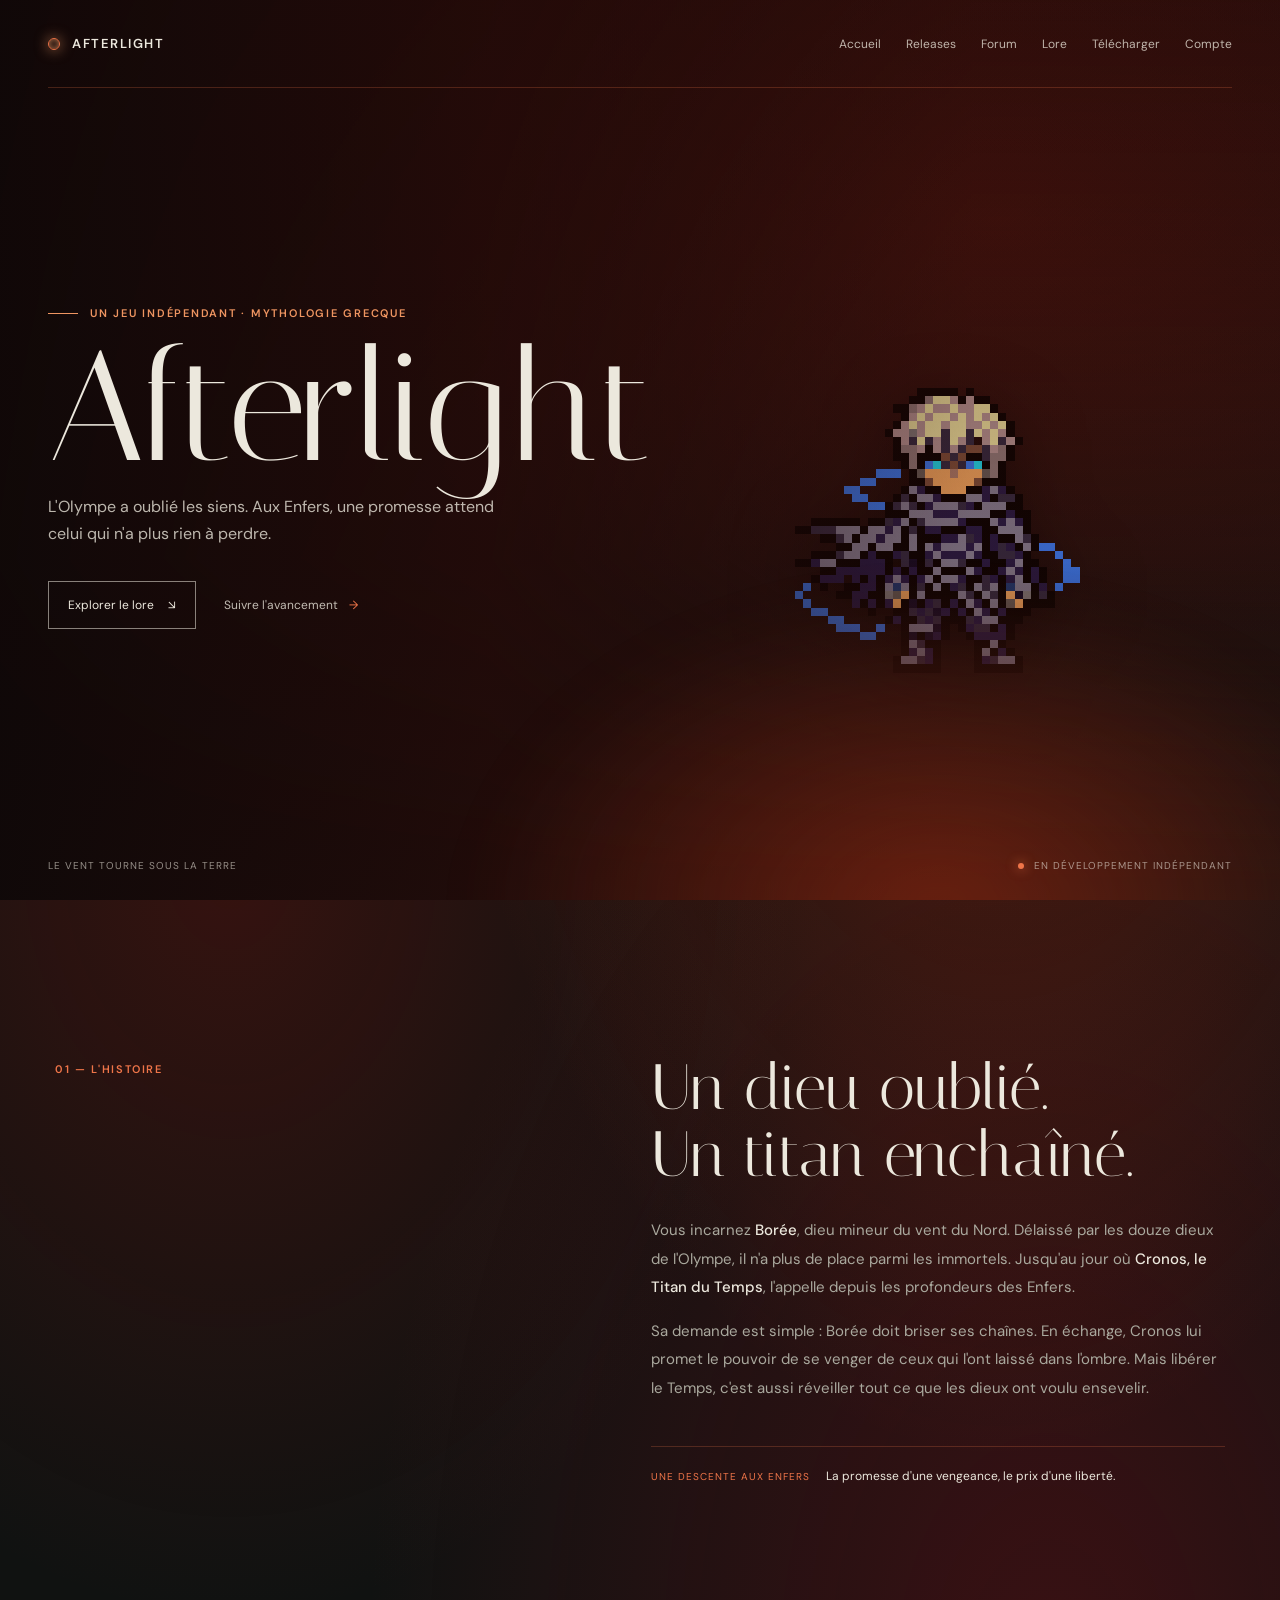
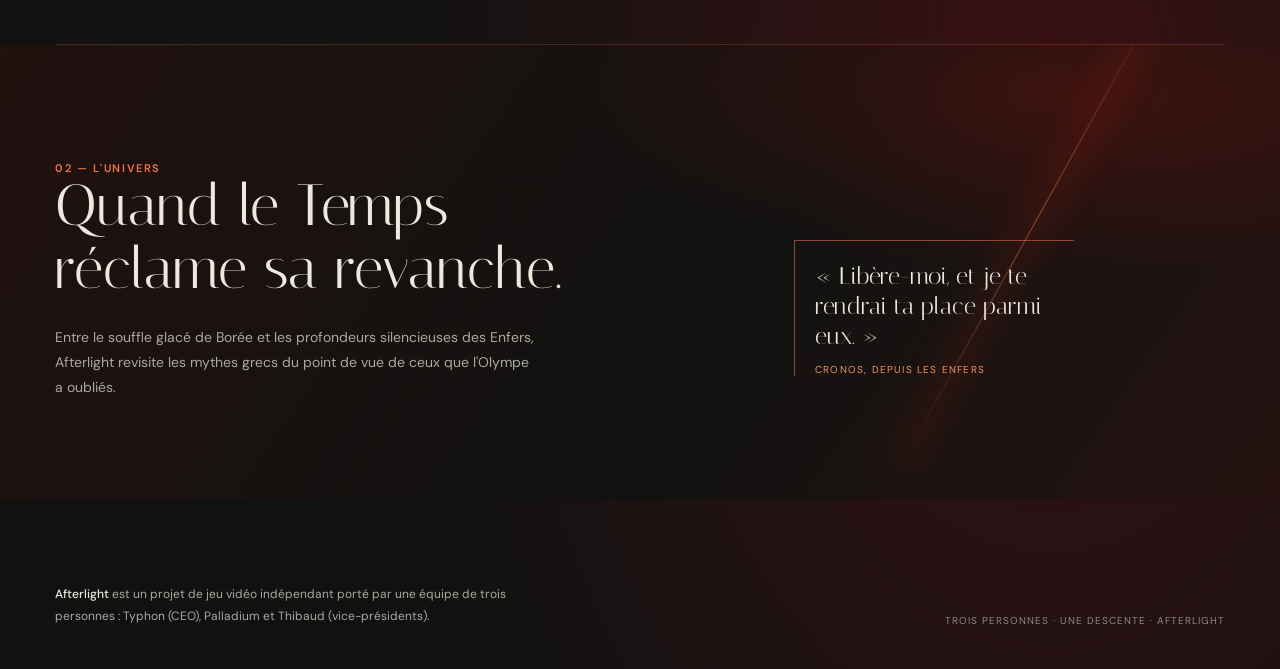
<file: index.html>
<!doctype html>
<html lang="fr">
<head>
	<meta charset="utf-8">
	<meta name="viewport" content="width=device-width, initial-scale=1">
	<meta name="theme-color" content="#101211">
	<meta name="description" content="Afterlight, un jeu indépendant où Borée, dieu mineur des vents du Nord, descend aux Enfers pour libérer Cronos.">
	<title>Afterlight — Au-delà des dieux</title>
	<link rel="preconnect" href="https://fonts.googleapis.com">
	<link rel="preconnect" href="https://fonts.gstatic.com" crossorigin>
	<link href="https://fonts.googleapis.com/css2?family=DM+Sans:wght@400;500;600;700&family=Italiana&display=swap" rel="stylesheet">
	<style>
		:root {
			color-scheme: dark;
			--ink: #101211;
			--paper: #ece8dd;
			--muted: #aaa99e;
			--copper: #ef7549;
			--ice: #ef9561;
			--line: rgba(239, 117, 73, .24);
			font-family: "DM Sans", sans-serif;
			font-synthesis: none;
			text-rendering: optimizeLegibility;
		}

		*, *::before, *::after { box-sizing: border-box; }
		html { scroll-behavior: smooth; background: var(--ink); }
		body { margin: 0; color: var(--paper); background: radial-gradient(ellipse at 78% 12%, rgba(220, 55, 13, .36), transparent 42%), radial-gradient(ellipse at 18% 38%, rgba(185, 20, 9, .22), transparent 38%), radial-gradient(ellipse at 82% 74%, rgba(145, 13, 24, .32), transparent 46%), var(--ink); }
		a { color: inherit; }
		a:focus-visible { outline: 2px solid var(--ice); outline-offset: 5px; }
		.skip-link { position: absolute; z-index: 10; top: 12px; left: 12px; padding: 12px 16px; color: var(--ink); background: var(--paper); transform: translateY(-160%); }
		.skip-link:focus { transform: translateY(0); }

		.hero {
			position: relative;
			isolation: isolate;
			display: flex;
			min-height: 730px;
			height: min(940px, 100svh);
			flex-direction: column;
			overflow: hidden;
			background: radial-gradient(ellipse at 78% 24%, rgba(168, 27, 13, .28), transparent 48%), #17100f;
		}

		.hero::before, .hero::after { position: absolute; z-index: -1; content: ""; inset: 0; pointer-events: none; }
		.hero::before {
			background: linear-gradient(90deg, rgba(16, 8, 8, .94) 0%, rgba(37, 10, 8, .76) 38%, rgba(70, 17, 10, .24) 76%), linear-gradient(0deg, #101211 0%, transparent 38%, rgba(35, 8, 7, .48) 100%);
		}
		.hero::after {
			inset: auto -12% -38% 35%;
			height: 74%;
			background: radial-gradient(ellipse, rgba(226, 55, 18, .4), transparent 67%);
			filter: blur(30px);
		}

		.hero-art {
			position: absolute;
			right: 3%;
			bottom: 0;
			z-index: -2;
			display: block;
			width: min(42vw, 520px);
			height: auto;
			object-fit: contain;
			object-position: center bottom;
			image-rendering: pixelated;
			image-rendering: crisp-edges;
			filter: drop-shadow(0 18px 32px rgba(0, 0, 0, .55)) brightness(1.12) saturate(1.18);
			animation: emerge 1.4s ease-out both;
		}

		.site-header {
			display: flex;
			align-items: center;
			justify-content: space-between;
			width: min(100% - 96px, 1440px);
			margin: 0 auto;
			padding: 35px 0;
			border-bottom: 1px solid var(--line);
			animation: rise-in .8s .1s both;
		}

		.wordmark { display: inline-flex; align-items: center; gap: 12px; text-decoration: none; font-size: 13px; font-weight: 600; letter-spacing: .12em; }
		.wordmark-mark { width: 12px; height: 12px; border: 1px solid var(--copper); border-radius: 50%; box-shadow: 0 0 14px rgba(212, 139, 92, .8), inset 0 0 6px rgba(212, 139, 92, .8); }
		.site-nav { display: flex; flex-wrap: wrap; gap: 14px 25px; align-items: center; }
		.site-nav a { color: rgba(236, 232, 221, .76); font-size: 12px; text-decoration: none; transition: color .2s ease; }
		.site-nav a:hover { color: var(--paper); }

		.hero-content {
			width: min(100% - 96px, 1440px);
			margin: auto;
			padding: 76px 0 88px;
			animation: rise-in .9s .25s both;
		}

		.eyebrow { display: flex; align-items: center; gap: 12px; margin: 0 0 23px; color: var(--ice); font-size: 11px; font-weight: 600; letter-spacing: .16em; text-transform: uppercase; }
		.eyebrow::before { width: 30px; height: 1px; background: currentColor; content: ""; }
		h1, h2, p { margin-top: 0; }
		h1 { max-width: 900px; margin-bottom: 20px; font-family: "Italiana", Georgia, serif; font-size: 156px; font-weight: 400; line-height: .83; letter-spacing: 0; }
		.hero-deck { max-width: 450px; margin-bottom: 34px; color: rgba(236, 232, 221, .78); font-size: 16px; line-height: 1.7; }
		.hero-actions { display: flex; align-items: center; gap: 28px; }
		.button-link { display: inline-flex; min-height: 48px; align-items: center; justify-content: center; gap: 14px; padding: 0 19px; border: 1px solid rgba(236, 232, 221, .54); color: var(--paper); font-size: 12px; text-decoration: none; transition: background .2s ease, color .2s ease, border-color .2s ease; }
		.button-link:hover { border-color: var(--paper); color: var(--ink); background: var(--paper); }
		.text-link { color: rgba(236, 232, 221, .8); font-size: 12px; text-decoration: none; }
		.text-link span { padding-left: 8px; color: var(--copper); }

		.hero-foot { display: flex; width: min(100% - 96px, 1440px); align-items: center; justify-content: space-between; margin: 0 auto; padding: 0 0 28px; color: rgba(236, 232, 221, .6); font-size: 10px; letter-spacing: .1em; text-transform: uppercase; }
		.hero-foot span:last-child { display: flex; align-items: center; gap: 10px; }
		.status-dot { width: 6px; height: 6px; border-radius: 50%; background: var(--copper); box-shadow: 0 0 12px var(--copper); }

		.intro {
			display: grid;
			grid-template-columns: 1fr 1.2fr;
			gap: 10%;
			width: min(100% - 96px, 1170px);
			margin: 0 auto;
			padding: 154px 0 160px;
			border-bottom: 1px solid var(--line);
		}

		.section-label { margin: 8px 0 0; color: var(--copper); font-size: 11px; font-weight: 600; letter-spacing: .15em; text-transform: uppercase; }
		.intro h2 { max-width: 700px; margin-bottom: 28px; font-family: "Italiana", Georgia, serif; font-size: 64px; font-weight: 400; line-height: 1.05; }
		.intro-copy { max-width: 660px; color: var(--muted); font-size: 15px; line-height: 1.9; }
		.intro-copy strong { color: var(--paper); font-weight: 500; }
		.story-beat { display: flex; gap: 16px; align-items: baseline; margin-top: 44px; padding-top: 21px; border-top: 1px solid var(--line); color: var(--paper); font-size: 12px; }
		.story-beat span { color: var(--copper); font-size: 10px; letter-spacing: .1em; }

		.world {
			position: relative;
			display: grid;
			grid-template-columns: minmax(0, 1fr) minmax(250px, .68fr);
			align-items: end;
			gap: 9%;
			min-height: 420px;
			overflow: hidden;
			padding: 108px max(48px, calc((100vw - 1170px) / 2)) 100px;
			background: radial-gradient(ellipse at 83% 10%, rgba(185, 20, 9, .24), transparent 32%), linear-gradient(125deg, #21110f, #111211 57%, #261311);
		}

		.world::after { position: absolute; top: -100px; right: 19%; width: 1px; height: 550px; background: linear-gradient(transparent, rgba(239, 117, 73, .55), transparent); box-shadow: 0 0 36px 8px rgba(220, 55, 18, .2); content: ""; transform: rotate(29deg); }
		.world h2 { max-width: 540px; margin-bottom: 24px; font-family: "Italiana", Georgia, serif; font-size: 58px; font-weight: 400; line-height: 1.08; }
		.world-copy { max-width: 485px; margin-bottom: 0; color: var(--muted); font-size: 14px; line-height: 1.8; }
		.world-note { position: relative; z-index: 1; max-width: 280px; padding: 20px 0 0 20px; border-top: 1px solid rgba(239, 117, 73, .55); border-left: 1px solid rgba(239, 117, 73, .55); color: var(--paper); font-family: "Italiana", Georgia, serif; font-size: 24px; line-height: 1.25; }
		.world-note span { display: block; margin-top: 13px; color: var(--ice); font-family: "DM Sans", sans-serif; font-size: 10px; letter-spacing: .12em; text-transform: uppercase; }

		.closing {
			display: flex;
			align-items: end;
			justify-content: space-between;
			gap: 32px;
			width: min(100% - 96px, 1170px);
			margin: 0 auto;
			padding: 84px 0 42px;
		}
		.closing p { max-width: 460px; margin: 0; color: var(--muted); font-size: 12px; line-height: 1.8; }
		.closing strong { color: var(--paper); font-weight: 500; }
		.closing-meta { flex-shrink: 0; color: rgba(236, 232, 221, .55); font-size: 10px; letter-spacing: .1em; text-transform: uppercase; }

		@keyframes rise-in { from { opacity: 0; transform: translateY(18px); } to { opacity: 1; transform: translateY(0); } }
		@keyframes emerge { from { opacity: 0; transform: scale(1.035); } to { opacity: 1; transform: scale(1); } }
		@media (prefers-reduced-motion: reduce) { *, *::before, *::after { scroll-behavior: auto !important; animation-duration: .01ms !important; animation-iteration-count: 1 !important; transition-duration: .01ms !important; } }

		@media (max-width: 760px) {
			.hero { min-height: 720px; height: 94svh; }
			.hero-art { right: -2%; bottom: 7%; width: min(62vw, 320px); }
			.hero::before { background: linear-gradient(90deg, rgba(9, 11, 10, .8), rgba(9, 11, 10, .27)), linear-gradient(0deg, #101211 0%, rgba(9, 11, 10, .3) 65%, rgba(9, 11, 10, .54)); }
			.site-header, .hero-content, .hero-foot { width: calc(100% - 44px); }
			.site-header { align-items: flex-start; flex-direction: column; gap: 18px; padding: 23px 0; }
			.site-nav { justify-content: flex-start; gap: 12px 17px; }
			.site-nav a { font-size: 11px; }
			.hero-content { padding: 66px 0 74px; }
			h1 { font-size: 94px; }
			.hero-deck { max-width: 400px; font-size: 15px; }
			.hero-foot { font-size: 9px; }
			.intro { grid-template-columns: 1fr; gap: 28px; width: calc(100% - 44px); padding: 92px 0 98px; }
			.section-label { margin: 0; }
			.intro h2 { font-size: 49px; }
			.intro-copy { font-size: 14px; }
			.world { grid-template-columns: 1fr; gap: 40px; min-height: 0; padding: 86px 22px; }
			.world h2 { font-size: 48px; }
			.world-note { margin-left: auto; }
			.closing { width: calc(100% - 44px); align-items: start; flex-direction: column; padding: 56px 0 30px; }
		}

		@media (max-width: 390px) {
			.site-nav { gap: 12px; }
			.wordmark { gap: 8px; font-size: 11px; }
			h1 { font-size: 78px; }
			.hero-actions { align-items: start; flex-direction: column; gap: 19px; }
			.hero-foot { align-items: start; flex-direction: column; gap: 12px; }
		}
	</style>
</head>
<body>
	<a class="skip-link" href="#contenu">Aller au contenu</a>
	<main id="contenu">
		<section class="hero" aria-labelledby="titre-principal">
			<img class="hero-art" src="assets/boree-sprite.png" alt="Borée, dieu du vent du Nord" fetchpriority="high">
			<header class="site-header">
				<a class="wordmark" href="#accueil" aria-label="Afterlight, accueil"><span class="wordmark-mark" aria-hidden="true"></span> AFTERLIGHT</a>
				<nav class="site-nav" aria-label="Navigation principale">
					<a href="index.html">Accueil</a>
					<a href="releases.html">Releases</a>
					<a href="forum.html">Forum</a>
					<a href="lore.html">Lore</a>
					<a href="download.html">Télécharger</a>
					<a href="account.html">Compte</a>
				</nav>
			</header>
			<div class="hero-content" id="accueil">
				<p class="eyebrow">Un jeu indépendant · Mythologie grecque</p>
				<h1 id="titre-principal">Afterlight</h1>
				<p class="hero-deck">L'Olympe a oublié les siens. Aux Enfers, une promesse attend celui qui n'a plus rien à perdre.</p>
				<div class="hero-actions">
					<a class="button-link" href="lore.html">Explorer le lore <span aria-hidden="true">↘</span></a>
					<a class="text-link" href="releases.html">Suivre l'avancement <span aria-hidden="true">→</span></a>
				</div>
			</div>
			<div class="hero-foot"><span>Le vent tourne sous la terre</span><span><i class="status-dot" aria-hidden="true"></i> En développement indépendant</span></div>
		</section>

		<section class="intro" id="histoire" aria-labelledby="titre-histoire">
			<p class="section-label">01 — L'histoire</p>
			<div>
				<h2 id="titre-histoire">Un dieu oublié.<br>Un titan enchaîné.</h2>
				<p class="intro-copy">Vous incarnez <strong>Borée</strong>, dieu mineur du vent du Nord. Délaissé par les douze dieux de l'Olympe, il n'a plus de place parmi les immortels. Jusqu'au jour où <strong>Cronos, le Titan du Temps</strong>, l'appelle depuis les profondeurs des Enfers.</p>
				<p class="intro-copy">Sa demande est simple : Borée doit briser ses chaînes. En échange, Cronos lui promet le pouvoir de se venger de ceux qui l'ont laissé dans l'ombre. Mais libérer le Temps, c'est aussi réveiller tout ce que les dieux ont voulu ensevelir.</p>
				<div class="story-beat"><span>UNE DESCENTE AUX ENFERS</span> La promesse d'une vengeance, le prix d'une liberté.</div>
			</div>
		</section>

		<section class="world" id="univers" aria-labelledby="titre-univers">
			<div>
				<p class="section-label">02 — L'univers</p>
				<h2 id="titre-univers">Quand le Temps réclame sa revanche.</h2>
				<p class="world-copy">Entre le souffle glacé de Borée et les profondeurs silencieuses des Enfers, Afterlight revisite les mythes grecs du point de vue de ceux que l'Olympe a oubliés.</p>
			</div>
			<p class="world-note">« Libère-moi, et je te rendrai ta place parmi eux. »<span>Cronos, depuis les Enfers</span></p>
		</section>

		<footer class="closing" id="equipe">
			<p><strong>Afterlight</strong> est un projet de jeu vidéo indépendant porté par une équipe de trois personnes : Typhon (CEO), Palladium et Thibaud (vice-présidents).</p>
			<span class="closing-meta">Trois personnes · Une descente · Afterlight</span>
		</footer>
	</main>
</body>
</html>
</file>
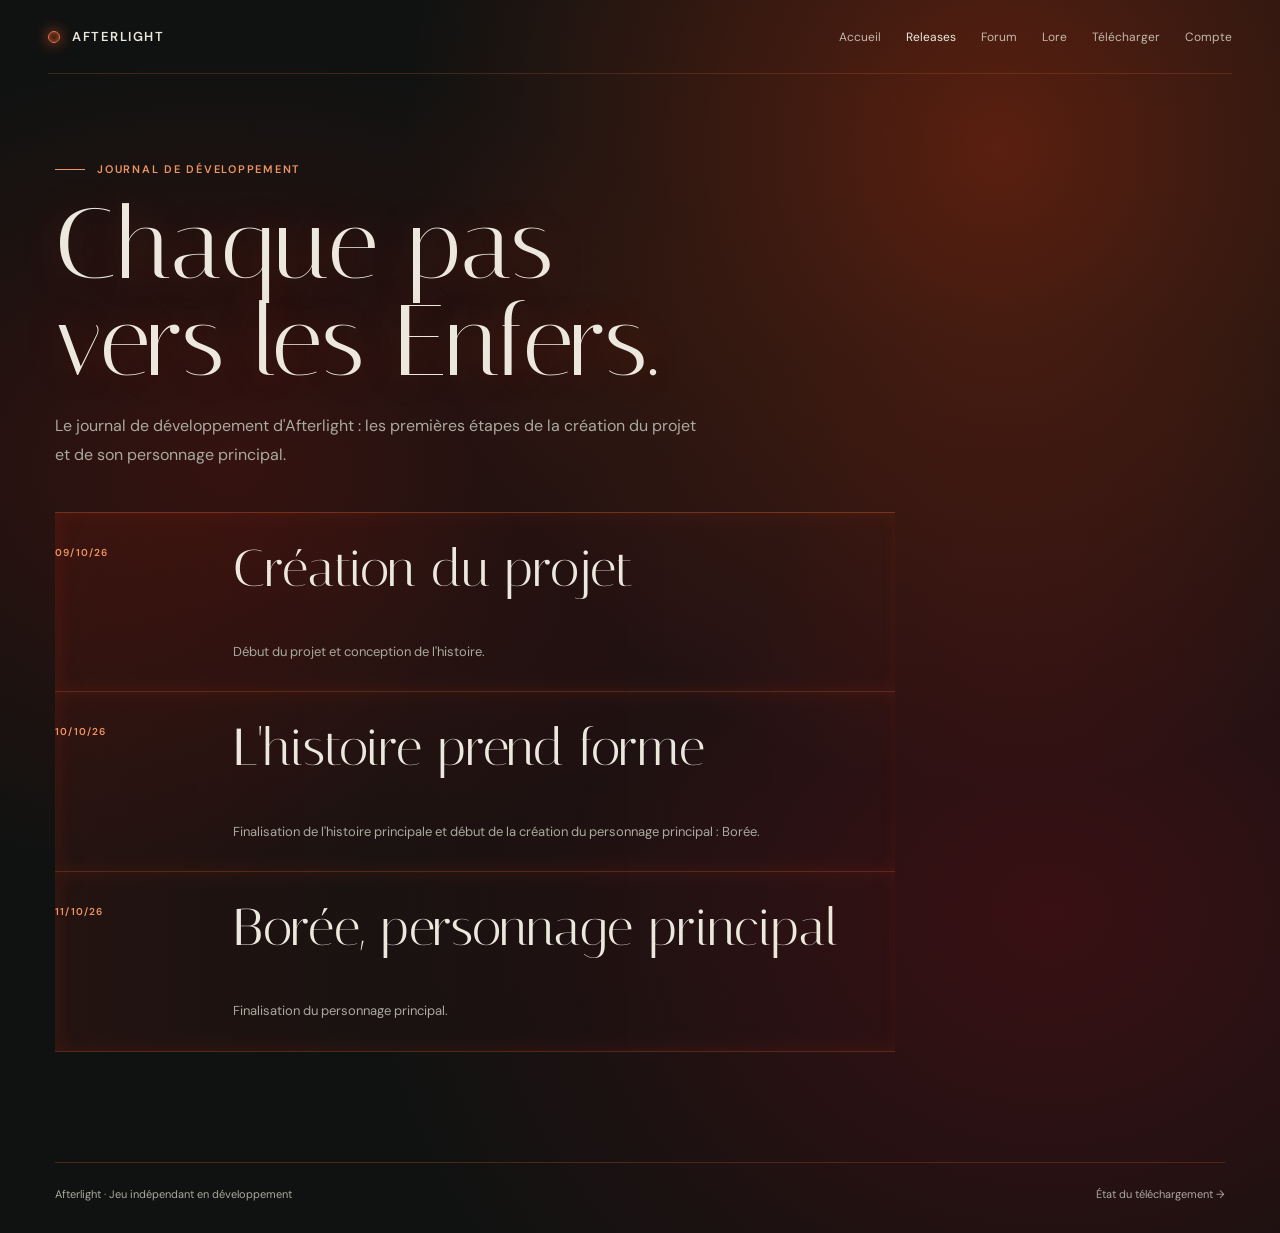
<file: releases.html>
<!doctype html>
<html lang="fr">
<head>
	<meta charset="utf-8">
	<meta name="viewport" content="width=device-width, initial-scale=1">
	<meta name="theme-color" content="#101211">
	<meta name="description" content="Suivez les étapes de développement et les actualités du jeu indépendant Afterlight.">
	<title>Releases &amp; avancement — Afterlight</title>
	<link rel="preconnect" href="https://fonts.googleapis.com">
	<link rel="preconnect" href="https://fonts.gstatic.com" crossorigin>
	<link href="https://fonts.googleapis.com/css2?family=DM+Sans:wght@400;500;600;700&family=Italiana&display=swap" rel="stylesheet">
	<link rel="stylesheet" href="pages.css">
</head>
<body class="release-page">
	<a class="skip-link" href="#contenu">Aller au contenu</a>
	<header class="site-header">
		<a class="wordmark" href="index.html"><span class="wordmark-mark" aria-hidden="true"></span> AFTERLIGHT</a>
		<nav class="site-nav" aria-label="Navigation principale">
			<a href="index.html">Accueil</a><a href="releases.html" aria-current="page">Releases</a><a href="forum.html">Forum</a><a href="lore.html">Lore</a><a href="download.html">Télécharger</a><a href="account.html">Compte</a>
		</nav>
	</header>
	<main class="page-main" id="contenu">
		<p class="eyebrow">Journal de développement</p>
		<h1>Chaque pas<br>vers les Enfers.</h1>
		<p class="lede">Le journal de développement d'Afterlight : les premières étapes de la création du projet et de son personnage principal.</p>
		<section class="timeline" aria-label="Étapes du projet">
			<article class="timeline-item"><p class="card-meta"><time datetime="2026-10-09">09/10/26</time></p><div><h2>Création du projet</h2><p class="card-copy">Début du projet et conception de l'histoire.</p></div></article>
			<article class="timeline-item"><p class="card-meta"><time datetime="2026-10-10">10/10/26</time></p><div><h2>L'histoire prend forme</h2><p class="card-copy">Finalisation de l'histoire principale et début de la création du personnage principal : Borée.</p></div></article>
			<article class="timeline-item"><p class="card-meta"><time datetime="2026-10-11">11/10/26</time></p><div><h2>Borée, personnage principal</h2><p class="card-copy">Finalisation du personnage principal.</p></div></article>
		</section>
	</main>
	<footer class="page-footer"><span>Afterlight · Jeu indépendant en développement</span><a href="download.html">État du téléchargement →</a></footer>
</body>
</html>
</file>
<file: pages.css>
:root {
	color-scheme: dark;
	--ink: #101211;
	--panel: #171a18;
	--paper: #ece8dd;
	--muted: #aaa99e;
	--copper: #d48b5c;
	--ice: #a8c9c8;
	--line: rgba(236, 232, 221, .2);
	font-family: "DM Sans", sans-serif;
	font-synthesis: none;
	text-rendering: optimizeLegibility;
}

*, *::before, *::after { box-sizing: border-box; }
html { min-height: 100%; background: var(--ink); }
body { min-height: 100vh; margin: 0; color: var(--paper); background: radial-gradient(ellipse at 78% 12%, rgba(220, 55, 13, .36), transparent 42%), radial-gradient(ellipse at 18% 38%, rgba(185, 20, 9, .22), transparent 38%), radial-gradient(ellipse at 82% 74%, rgba(145, 13, 24, .32), transparent 46%), var(--ink); }
a { color: inherit; }
a:focus-visible, button:focus-visible, input:focus-visible, textarea:focus-visible { outline: 2px solid var(--ice); outline-offset: 4px; }
.skip-link { position: absolute; z-index: 5; top: 12px; left: 12px; padding: 12px 16px; color: var(--ink); background: var(--paper); transform: translateY(-160%); }
.skip-link:focus { transform: translateY(0); }
.site-header { display: flex; align-items: center; justify-content: space-between; gap: 24px; width: min(100% - 96px, 1440px); margin: 0 auto; padding: 28px 0; border-bottom: 1px solid var(--line); }
.wordmark { display: inline-flex; flex-shrink: 0; align-items: center; gap: 12px; font-size: 13px; font-weight: 600; letter-spacing: .12em; text-decoration: none; }
.wordmark-mark { width: 12px; height: 12px; border: 1px solid var(--copper); border-radius: 50%; box-shadow: 0 0 14px rgba(212, 139, 92, .8), inset 0 0 6px rgba(212, 139, 92, .8); }
.site-nav { display: flex; flex-wrap: wrap; justify-content: flex-end; gap: 14px 25px; align-items: center; }
.site-nav a { color: rgba(236, 232, 221, .76); font-size: 12px; text-decoration: none; }
.site-nav a:hover, .site-nav a[aria-current="page"] { color: var(--paper); }
.page-main { width: min(100% - 96px, 1170px); min-height: calc(100vh - 175px); margin: 0 auto; padding: 88px 0 110px; }
.eyebrow { display: flex; align-items: center; gap: 12px; margin: 0 0 20px; color: var(--ice); font-size: 11px; font-weight: 600; letter-spacing: .16em; text-transform: uppercase; }
.eyebrow::before { width: 30px; height: 1px; background: currentColor; content: ""; }
h1, h2, h3, p { margin-top: 0; }
h1, h2 { font-family: "Italiana", Georgia, serif; font-weight: 400; }
h1 { max-width: 850px; margin-bottom: 22px; font-size: clamp(54px, 9vw, 100px); line-height: .97; }
h2 { font-size: clamp(34px, 5vw, 52px); line-height: 1.08; }
h3 { font-size: 16px; font-weight: 500; }
.lede { max-width: 650px; margin-bottom: 42px; color: var(--muted); font-size: 16px; line-height: 1.8; }
.page-footer { display: flex; justify-content: space-between; gap: 20px; width: min(100% - 96px, 1170px); margin: 0 auto; padding: 24px 0 32px; border-top: 1px solid var(--line); color: var(--muted); font-size: 11px; }
.page-footer a { text-decoration: none; }
.card-grid { display: grid; grid-template-columns: repeat(3, minmax(0, 1fr)); gap: 16px; }
.card { padding: 27px; border: 1px solid var(--line); background: rgba(23, 26, 24, .72); }
.card p:last-child { margin-bottom: 0; }
.card-copy, .muted { color: var(--muted); font-size: 13px; line-height: 1.8; }
.card-meta { margin-bottom: 18px; color: var(--copper); font-size: 10px; font-weight: 600; letter-spacing: .12em; text-transform: uppercase; }
.status { display: inline-flex; align-items: center; gap: 8px; color: var(--ice); font-size: 11px; letter-spacing: .08em; text-transform: uppercase; }
.status::before { width: 6px; height: 6px; border-radius: 50%; background: currentColor; content: ""; }
.notice { margin: 26px 0; padding: 20px 22px; border-left: 2px solid var(--copper); background: rgba(212, 139, 92, .07); color: var(--muted); font-size: 13px; line-height: 1.8; }
.notice strong { color: var(--paper); }
.button-link, button { display: inline-flex; min-height: 46px; align-items: center; justify-content: center; padding: 0 18px; border: 1px solid rgba(236, 232, 221, .54); color: var(--paper); background: transparent; font: inherit; font-size: 12px; text-decoration: none; cursor: pointer; }
.button-link:hover, button:hover { border-color: var(--paper); color: var(--ink); background: var(--paper); }
.button-link[aria-disabled="true"] { color: var(--muted); cursor: not-allowed; }
.button-link[aria-disabled="true"]:hover { border-color: var(--line); color: var(--muted); background: transparent; }
.timeline { display: grid; gap: 0; max-width: 840px; border-top: 1px solid var(--line); }
.timeline-item { display: grid; grid-template-columns: 150px 1fr; gap: 28px; padding: 28px 0; border-bottom: 1px solid var(--line); }
.timeline-item .card-meta { margin: 5px 0 0; }
.timeline-item p { margin-bottom: 0; }
.form-layout { display: grid; grid-template-columns: minmax(0, 1fr) minmax(260px, .8fr); gap: 30px; align-items: start; }
.form-panel { padding: 28px; border: 1px solid var(--line); background: rgba(23, 26, 24, .76); }
.form-panel h2 { margin-bottom: 8px; font-size: 34px; }
.form-panel > p { color: var(--muted); font-size: 13px; line-height: 1.7; }
.form-field { display: grid; gap: 8px; margin: 18px 0; color: var(--paper); font-size: 12px; }
.form-field input, .form-field textarea { width: 100%; min-height: 44px; padding: 12px; border: 1px solid var(--line); border-radius: 0; color: var(--paper); background: var(--ink); font: inherit; font-size: 13px; }
.form-field textarea { min-height: 130px; resize: vertical; }
.form-field input::placeholder, .form-field textarea::placeholder { color: #797a72; }
.form-message { min-height: 1.5em; margin: 14px 0 0; color: var(--ice); font-size: 12px; line-height: 1.6; }
.form-message[data-error="true"] { color: #e5a18c; }
.account-state { margin-bottom: 24px; padding: 20px; border: 1px solid var(--line); background: rgba(23, 26, 24, .76); }
.account-state h2 { margin-bottom: 8px; font-size: 32px; }
.account-tabs { display: flex; gap: 10px; margin-bottom: 22px; }
.account-tabs button[aria-pressed="true"] { border-color: var(--ice); color: var(--ice); }
.account-form[hidden], [hidden] { display: none !important; }
.forum-list { display: grid; gap: 14px; margin-top: 30px; }
.section-heading { margin-top: 54px; }
.forum-post { padding: 23px; border: 1px solid var(--line); background: rgba(23, 26, 24, .72); }
.forum-post h3 { margin-bottom: 8px; }
.forum-post p { margin-bottom: 12px; color: var(--muted); font-size: 13px; line-height: 1.8; white-space: pre-wrap; overflow-wrap: anywhere; }
.forum-post-meta { margin-bottom: 0; color: var(--ice); font-size: 10px; letter-spacing: .08em; text-transform: uppercase; }
.forum-thread-toggle { min-height: 38px; margin-top: 16px; padding: 0 12px; font-size: 11px; }
.forum-thread { margin-top: 18px; padding: 20px 0 0 20px; border-top: 1px solid var(--line); border-left: 2px solid rgba(212, 91, 48, .45); }
.forum-replies { display: grid; gap: 12px; }
.forum-reply { padding: 16px; border: 1px solid rgba(212, 91, 48, .2); background: rgba(16, 18, 17, .55); }
.forum-reply p:first-child { margin-bottom: 10px; }
.forum-reply-form { max-width: 680px; margin-top: 20px; }
.forum-reply-form .form-field { margin-top: 0; }
.forum-reply-form textarea { min-height: 95px; }
.lore-section { max-width: 800px; padding: 30px 0; border-top: 1px solid var(--line); }
.lore-section p { color: var(--muted); font-size: 14px; line-height: 1.9; }

/* Shared infernal palette across every page. */
.site-header { border-bottom-color: rgba(212, 91, 48, .24); }
.wordmark-mark { border-color: #ef7549; box-shadow: 0 0 14px rgba(239, 91, 50, .8), inset 0 0 6px rgba(239, 91, 50, .8); }
.eyebrow, .card-meta, .status, .forum-post-meta { color: #ef9561; }
h1 { text-shadow: 0 0 38px rgba(211, 53, 18, .25); }
.notice { border-left-color: #d84b2e; background: rgba(168, 27, 13, .12); }
.card, .form-panel, .account-state, .forum-post { border-color: rgba(212, 91, 48, .28); background: linear-gradient(135deg, rgba(94, 18, 15, .28), rgba(23, 26, 24, .82) 72%); }
.button-link, button { border-color: rgba(239, 149, 97, .58); }
.button-link:hover, button:hover { border-color: #ef9561; color: var(--ink); background: #ef9561; }
.form-field input, .form-field textarea { border-color: rgba(212, 91, 48, .35); }
.account-tabs button[aria-pressed="true"] { border-color: #ef9561; color: #ef9561; }
.timeline { border-top-color: rgba(212, 91, 48, .42); }
.timeline-item { border-bottom-color: rgba(212, 91, 48, .3); background: linear-gradient(90deg, rgba(168, 27, 13, .13), rgba(83, 8, 14, .035) 62%, transparent); box-shadow: inset 3px 0 18px rgba(255, 68, 13, .1); }
.lore-section { border-top-color: rgba(212, 91, 48, .3); }
.page-footer { border-top-color: rgba(212, 91, 48, .28); }

@media (max-width: 760px) {
	.site-header { width: calc(100% - 44px); align-items: flex-start; flex-direction: column; padding: 22px 0; }
	.site-nav { justify-content: flex-start; gap: 12px 17px; }
	.page-main { width: calc(100% - 44px); min-height: calc(100vh - 210px); padding: 62px 0 80px; }
	.page-footer { width: calc(100% - 44px); flex-direction: column; }
	.card-grid, .form-layout { grid-template-columns: 1fr; }
	.timeline-item { grid-template-columns: 1fr; gap: 10px; }
}

@media (prefers-reduced-motion: reduce) {
	*, *::before, *::after { scroll-behavior: auto !important; animation-duration: .01ms !important; animation-iteration-count: 1 !important; transition-duration: .01ms !important; }
}
</file>
